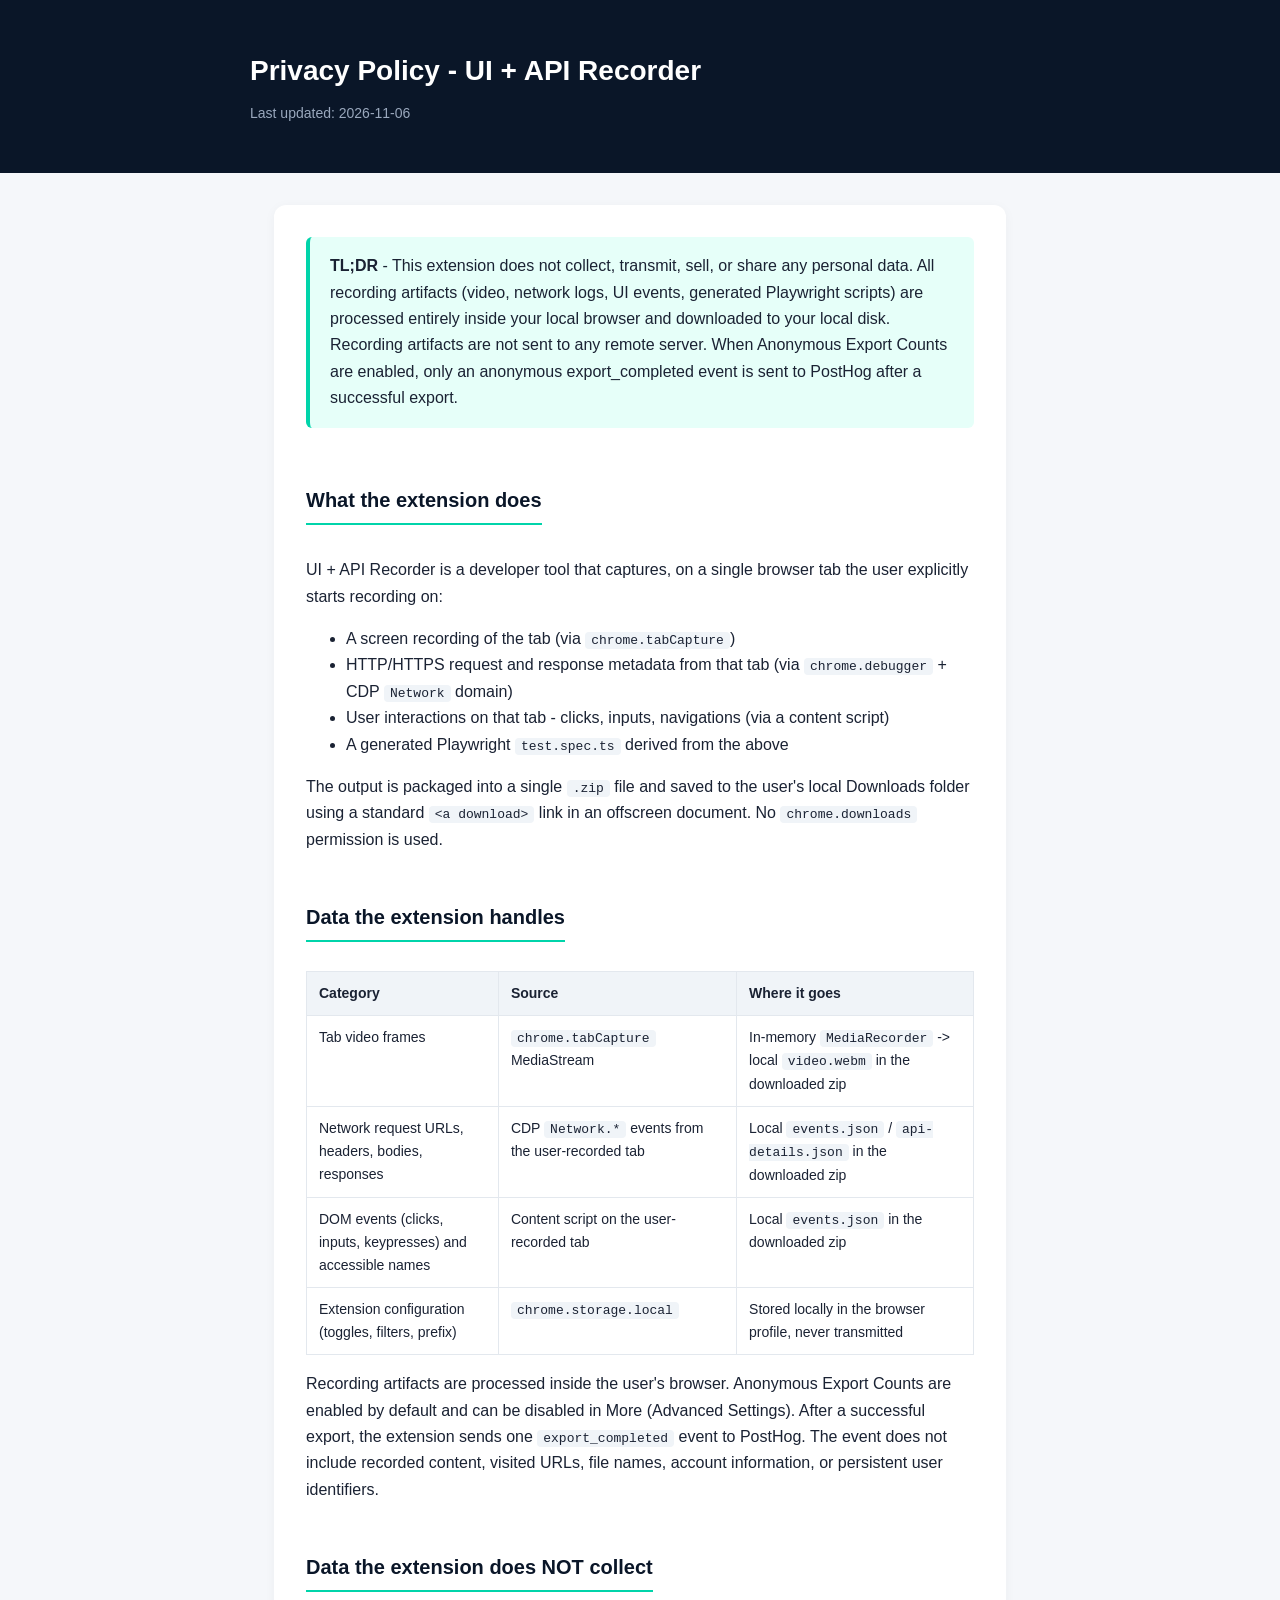
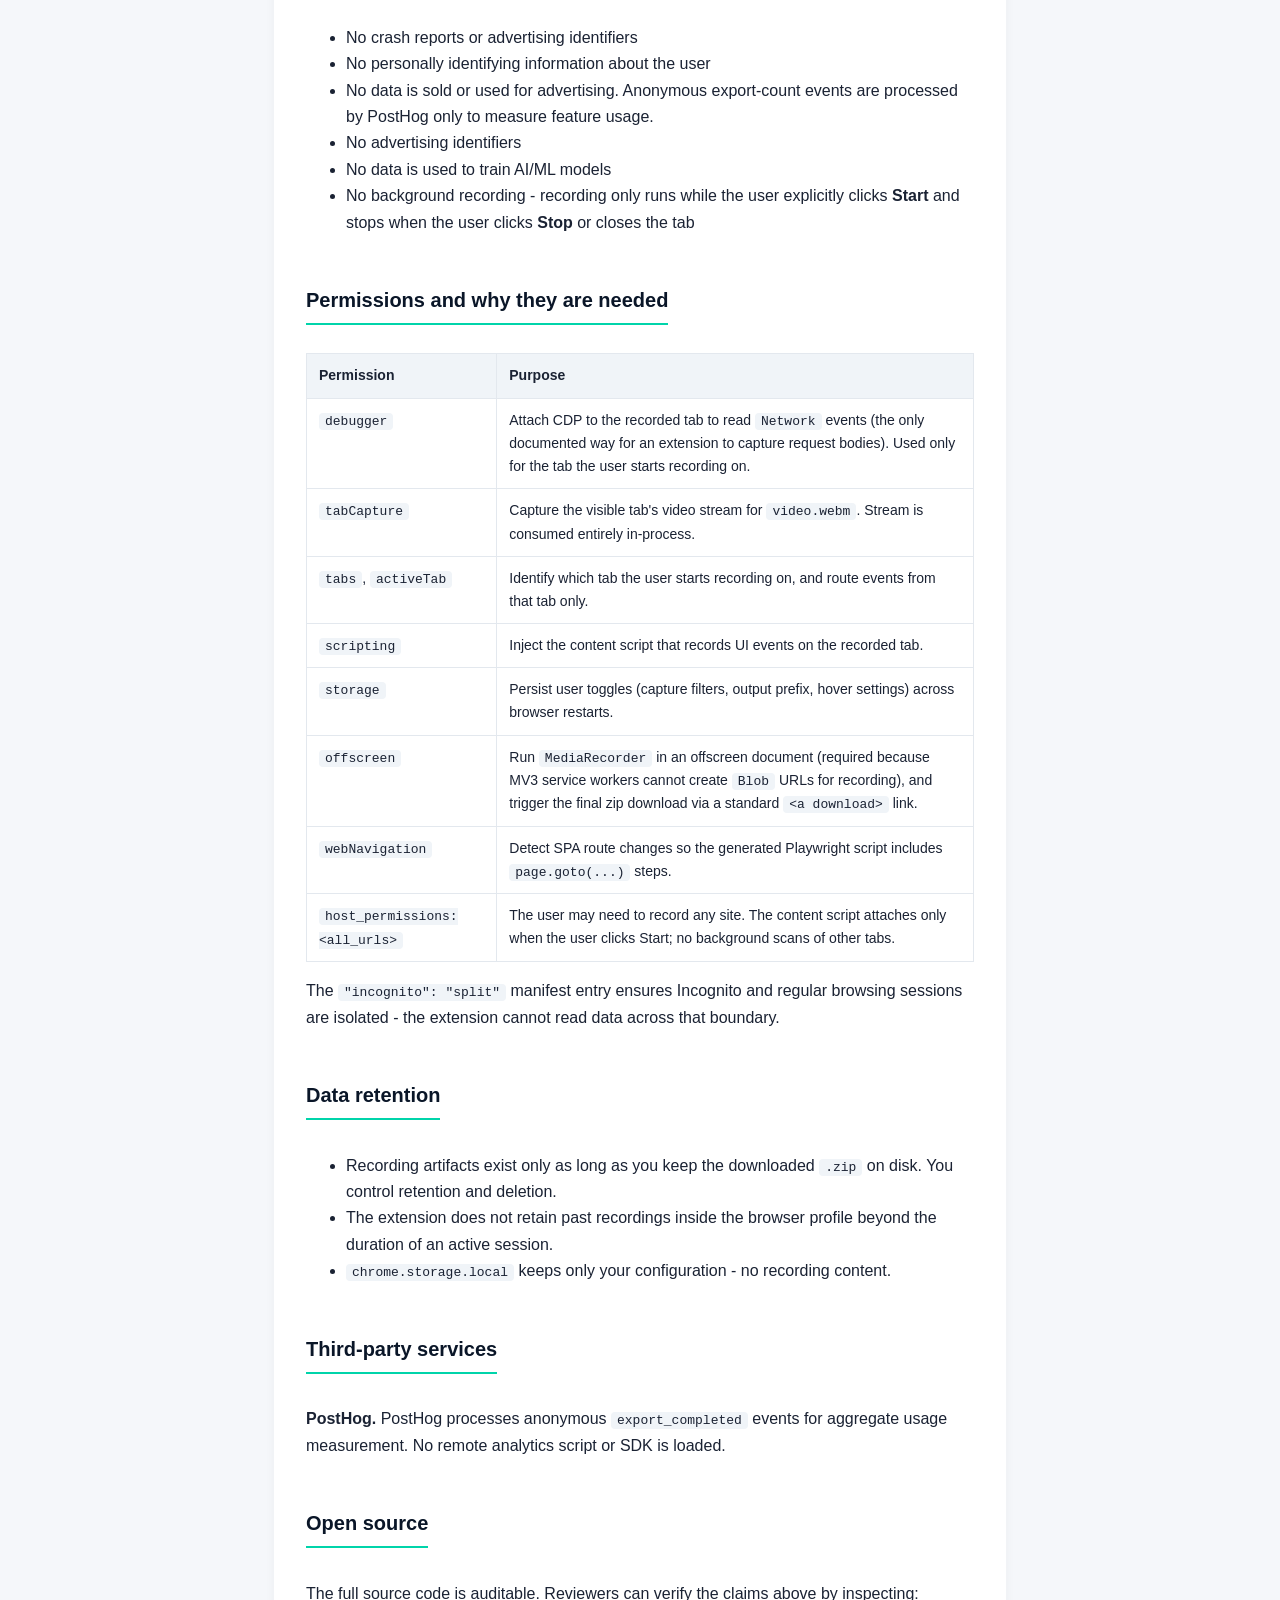
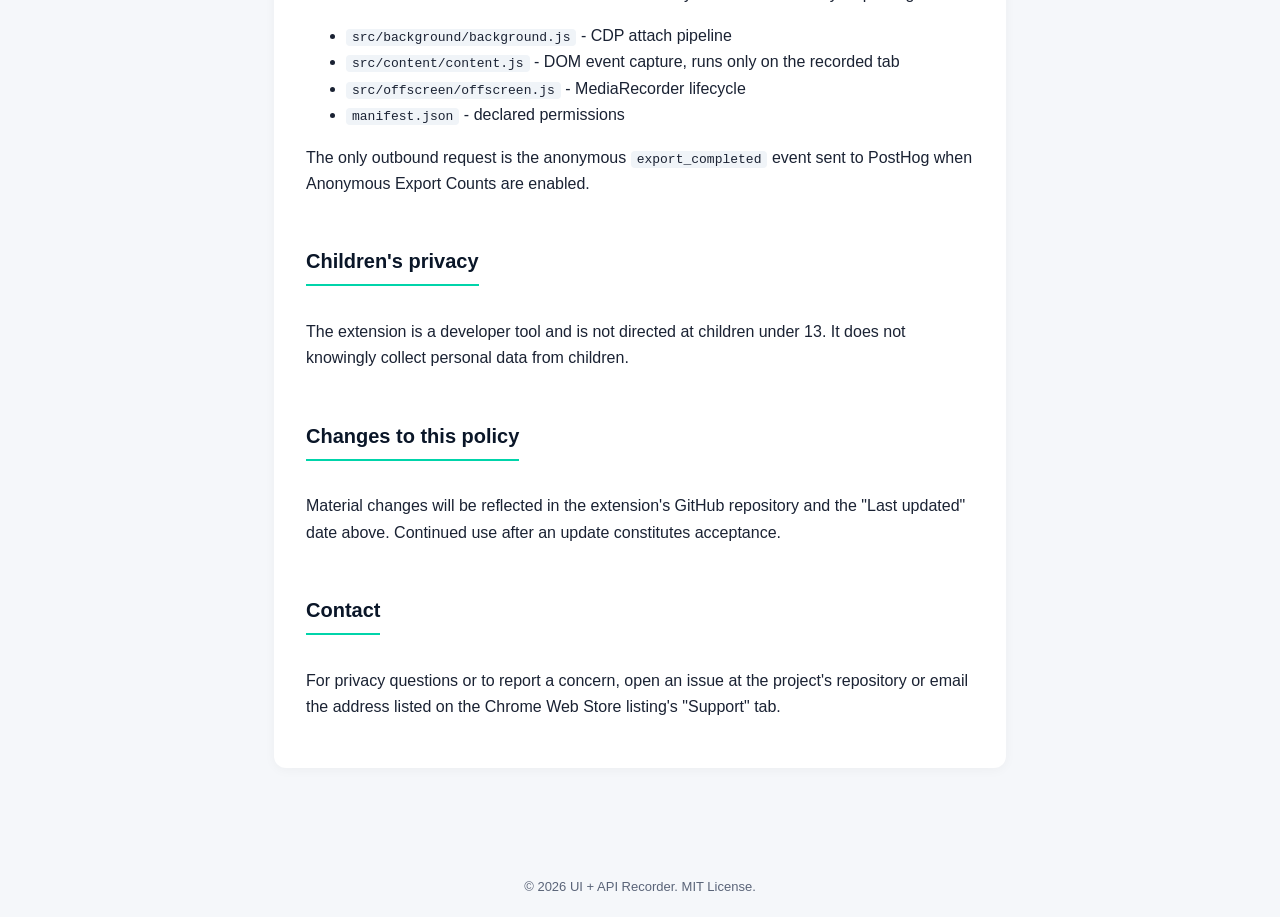
<file: docs/index.html>
<!doctype html>
<html lang="en">
<head>
<meta charset="utf-8">
<title>Privacy Policy - UI + API Recorder</title>
<meta name="viewport" content="width=device-width,initial-scale=1">
<meta name="robots" content="index,follow">
<style>
:root { --bg:#0a1628; --card:#fff; --text:#1a2233; --muted:#5a6478; --accent:#00d4aa; --border:#e3e8ee; }
* { box-sizing:border-box; }
body { margin:0; font-family:-apple-system,BlinkMacSystemFont,"Segoe UI",Roboto,"Helvetica Neue",Arial,"Noto Sans",sans-serif; background:#f5f7fa; color:var(--text); line-height:1.65; }
header { background:var(--bg); color:#fff; padding:48px 24px; }
header .inner { max-width:780px; margin:0 auto; }
header h1 { margin:0 0 8px; font-size:28px; }
header p { margin:0; color:#9aa8bd; font-size:14px; }
main { max-width:780px; margin:0 auto; padding:32px 24px 64px; }
.card { background:var(--card); border-radius:12px; padding:32px; box-shadow:0 2px 12px rgba(0,0,0,.04); margin-bottom:20px; }
h2 { color:var(--bg); margin-top:32px; font-size:20px; border-bottom:2px solid var(--accent); padding-bottom:6px; display:inline-block; }
h2:first-child { margin-top:0; }
h3 { color:var(--bg); font-size:16px; margin-top:24px; }
table { border-collapse:collapse; width:100%; margin:12px 0; font-size:14px; }
th, td { border:1px solid var(--border); padding:10px 12px; text-align:left; vertical-align:top; }
th { background:#f0f4f8; }
code { background:#f0f4f8; padding:1px 6px; border-radius:4px; font-size:13px; }
.tldr { background:#e6fff9; border-left:4px solid var(--accent); padding:16px 20px; border-radius:6px; margin-bottom:24px; }
footer { text-align:center; color:var(--muted); font-size:13px; padding:24px; }
</style>
</head>
<body>
<header>
  <div class="inner">
    <h1>Privacy Policy - UI + API Recorder</h1>
    <p>Last updated: 2026-11-06</p>
  </div>
</header>
<main>
<div class="card">

<div class="tldr">
<strong>TL;DR</strong> - This extension does not collect, transmit, sell, or share any personal data. All recording artifacts (video, network logs, UI events, generated Playwright scripts) are processed entirely inside your local browser and downloaded to your local disk. Recording artifacts are not sent to any remote server. When Anonymous Export Counts are enabled, only an anonymous export_completed event is sent to PostHog after a successful export.
</div>

<h2>What the extension does</h2>
<p>UI + API Recorder is a developer tool that captures, on a single browser tab the user explicitly starts recording on:</p>
<ul>
  <li>A screen recording of the tab (via <code>chrome.tabCapture</code>)</li>
  <li>HTTP/HTTPS request and response metadata from that tab (via <code>chrome.debugger</code> + CDP <code>Network</code> domain)</li>
  <li>User interactions on that tab - clicks, inputs, navigations (via a content script)</li>
  <li>A generated Playwright <code>test.spec.ts</code> derived from the above</li>
</ul>
<p>The output is packaged into a single <code>.zip</code> file and saved to the user's local Downloads folder using a standard <code>&lt;a download&gt;</code> link in an offscreen document. No <code>chrome.downloads</code> permission is used.</p>

<h2>Data the extension handles</h2>
<table>
<tr><th>Category</th><th>Source</th><th>Where it goes</th></tr>
<tr><td>Tab video frames</td><td><code>chrome.tabCapture</code> MediaStream</td><td>In-memory <code>MediaRecorder</code> -&gt; local <code>video.webm</code> in the downloaded zip</td></tr>
<tr><td>Network request URLs, headers, bodies, responses</td><td>CDP <code>Network.*</code> events from the user-recorded tab</td><td>Local <code>events.json</code> / <code>api-details.json</code> in the downloaded zip</td></tr>
<tr><td>DOM events (clicks, inputs, keypresses) and accessible names</td><td>Content script on the user-recorded tab</td><td>Local <code>events.json</code> in the downloaded zip</td></tr>
<tr><td>Extension configuration (toggles, filters, prefix)</td><td><code>chrome.storage.local</code></td><td>Stored locally in the browser profile, never transmitted</td></tr>
</table>
<p>Recording artifacts are processed inside the user's browser. Anonymous Export Counts are enabled by default and can be disabled in More (Advanced Settings). After a successful export, the extension sends one <code>export_completed</code> event to PostHog. The event does not include recorded content, visited URLs, file names, account information, or persistent user identifiers.</p>

<h2>Data the extension does NOT collect</h2>
<ul>
  <li>No crash reports or advertising identifiers</li>
  <li>No personally identifying information about the user</li>
  <li>No data is sold or used for advertising. Anonymous export-count events are processed by PostHog only to measure feature usage.</li>
  <li>No advertising identifiers</li>
  <li>No data is used to train AI/ML models</li>
  <li>No background recording - recording only runs while the user explicitly clicks <strong>Start</strong> and stops when the user clicks <strong>Stop</strong> or closes the tab</li>
</ul>

<h2>Permissions and why they are needed</h2>
<table>
<tr><th>Permission</th><th>Purpose</th></tr>
<tr><td><code>debugger</code></td><td>Attach CDP to the recorded tab to read <code>Network</code> events (the only documented way for an extension to capture request bodies). Used only for the tab the user starts recording on.</td></tr>
<tr><td><code>tabCapture</code></td><td>Capture the visible tab's video stream for <code>video.webm</code>. Stream is consumed entirely in-process.</td></tr>
<tr><td><code>tabs</code>, <code>activeTab</code></td><td>Identify which tab the user starts recording on, and route events from that tab only.</td></tr>
<tr><td><code>scripting</code></td><td>Inject the content script that records UI events on the recorded tab.</td></tr>
<tr><td><code>storage</code></td><td>Persist user toggles (capture filters, output prefix, hover settings) across browser restarts.</td></tr>
<tr><td><code>offscreen</code></td><td>Run <code>MediaRecorder</code> in an offscreen document (required because MV3 service workers cannot create <code>Blob</code> URLs for recording), and trigger the final zip download via a standard <code>&lt;a download&gt;</code> link.</td></tr>
<tr><td><code>webNavigation</code></td><td>Detect SPA route changes so the generated Playwright script includes <code>page.goto(...)</code> steps.</td></tr>
<tr><td><code>host_permissions: &lt;all_urls&gt;</code></td><td>The user may need to record any site. The content script attaches only when the user clicks Start; no background scans of other tabs.</td></tr>
</table>
<p>The <code>"incognito": "split"</code> manifest entry ensures Incognito and regular browsing sessions are isolated - the extension cannot read data across that boundary.</p>

<h2>Data retention</h2>
<ul>
  <li>Recording artifacts exist only as long as you keep the downloaded <code>.zip</code> on disk. You control retention and deletion.</li>
  <li>The extension does not retain past recordings inside the browser profile beyond the duration of an active session.</li>
  <li><code>chrome.storage.local</code> keeps only your configuration - no recording content.</li>
</ul>

<h2>Third-party services</h2>
<p><strong>PostHog.</strong> PostHog processes anonymous <code>export_completed</code> events for aggregate usage measurement. No remote analytics script or SDK is loaded.</p>

<h2>Open source</h2>
<p>The full source code is auditable. Reviewers can verify the claims above by inspecting:</p>
<ul>
  <li><code>src/background/background.js</code> - CDP attach pipeline</li>
  <li><code>src/content/content.js</code> - DOM event capture, runs only on the recorded tab</li>
  <li><code>src/offscreen/offscreen.js</code> - MediaRecorder lifecycle</li>
  <li><code>manifest.json</code> - declared permissions</li>
</ul>
<p>The only outbound request is the anonymous <code>export_completed</code> event sent to PostHog when Anonymous Export Counts are enabled.</p>
  
<h2>Children's privacy</h2>
<p>The extension is a developer tool and is not directed at children under 13. It does not knowingly collect personal data from children.</p>

<h2>Changes to this policy</h2>
<p>Material changes will be reflected in the extension's GitHub repository and the "Last updated" date above. Continued use after an update constitutes acceptance.</p>

<h2>Contact</h2>
<p>For privacy questions or to report a concern, open an issue at the project's repository or email the address listed on the Chrome Web Store listing's "Support" tab.</p>

</div>
</main>
<footer>
  &copy; 2026 UI + API Recorder. MIT License.
</footer>
</body>
</html>
</file>
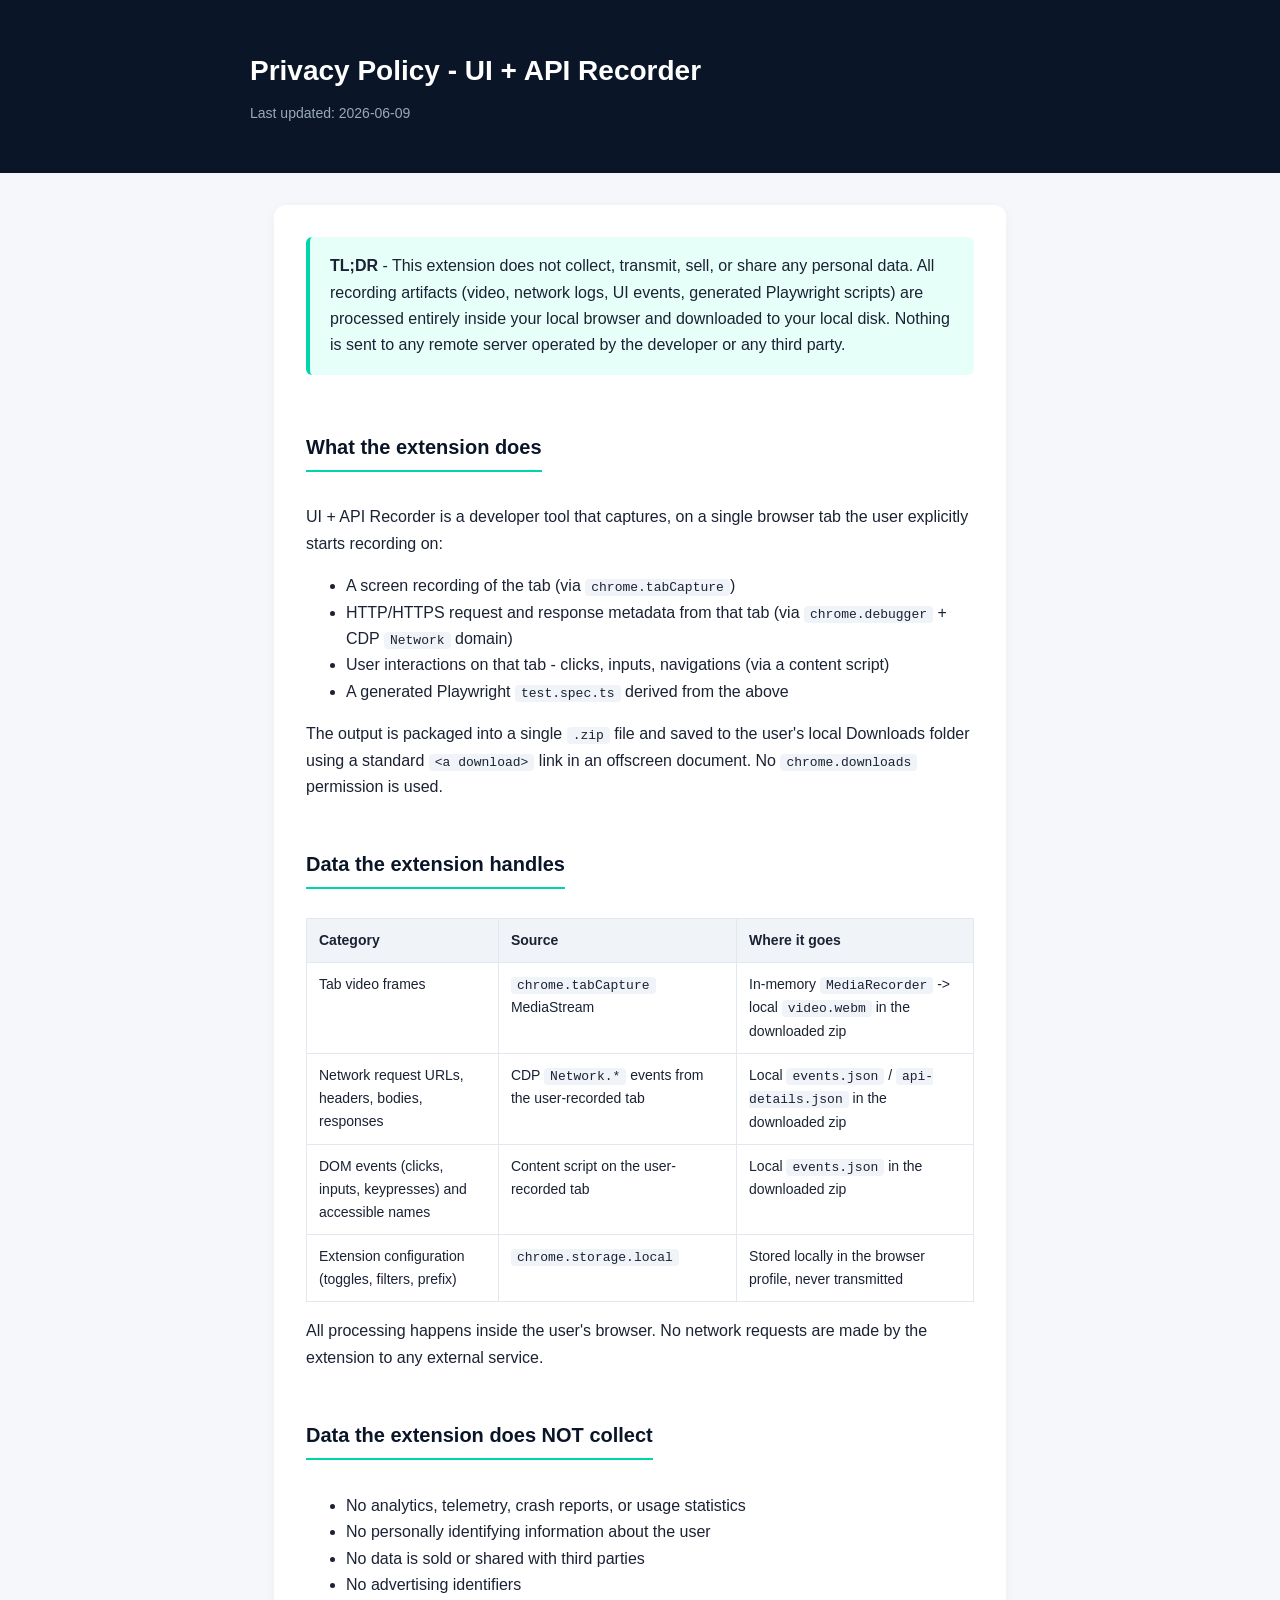
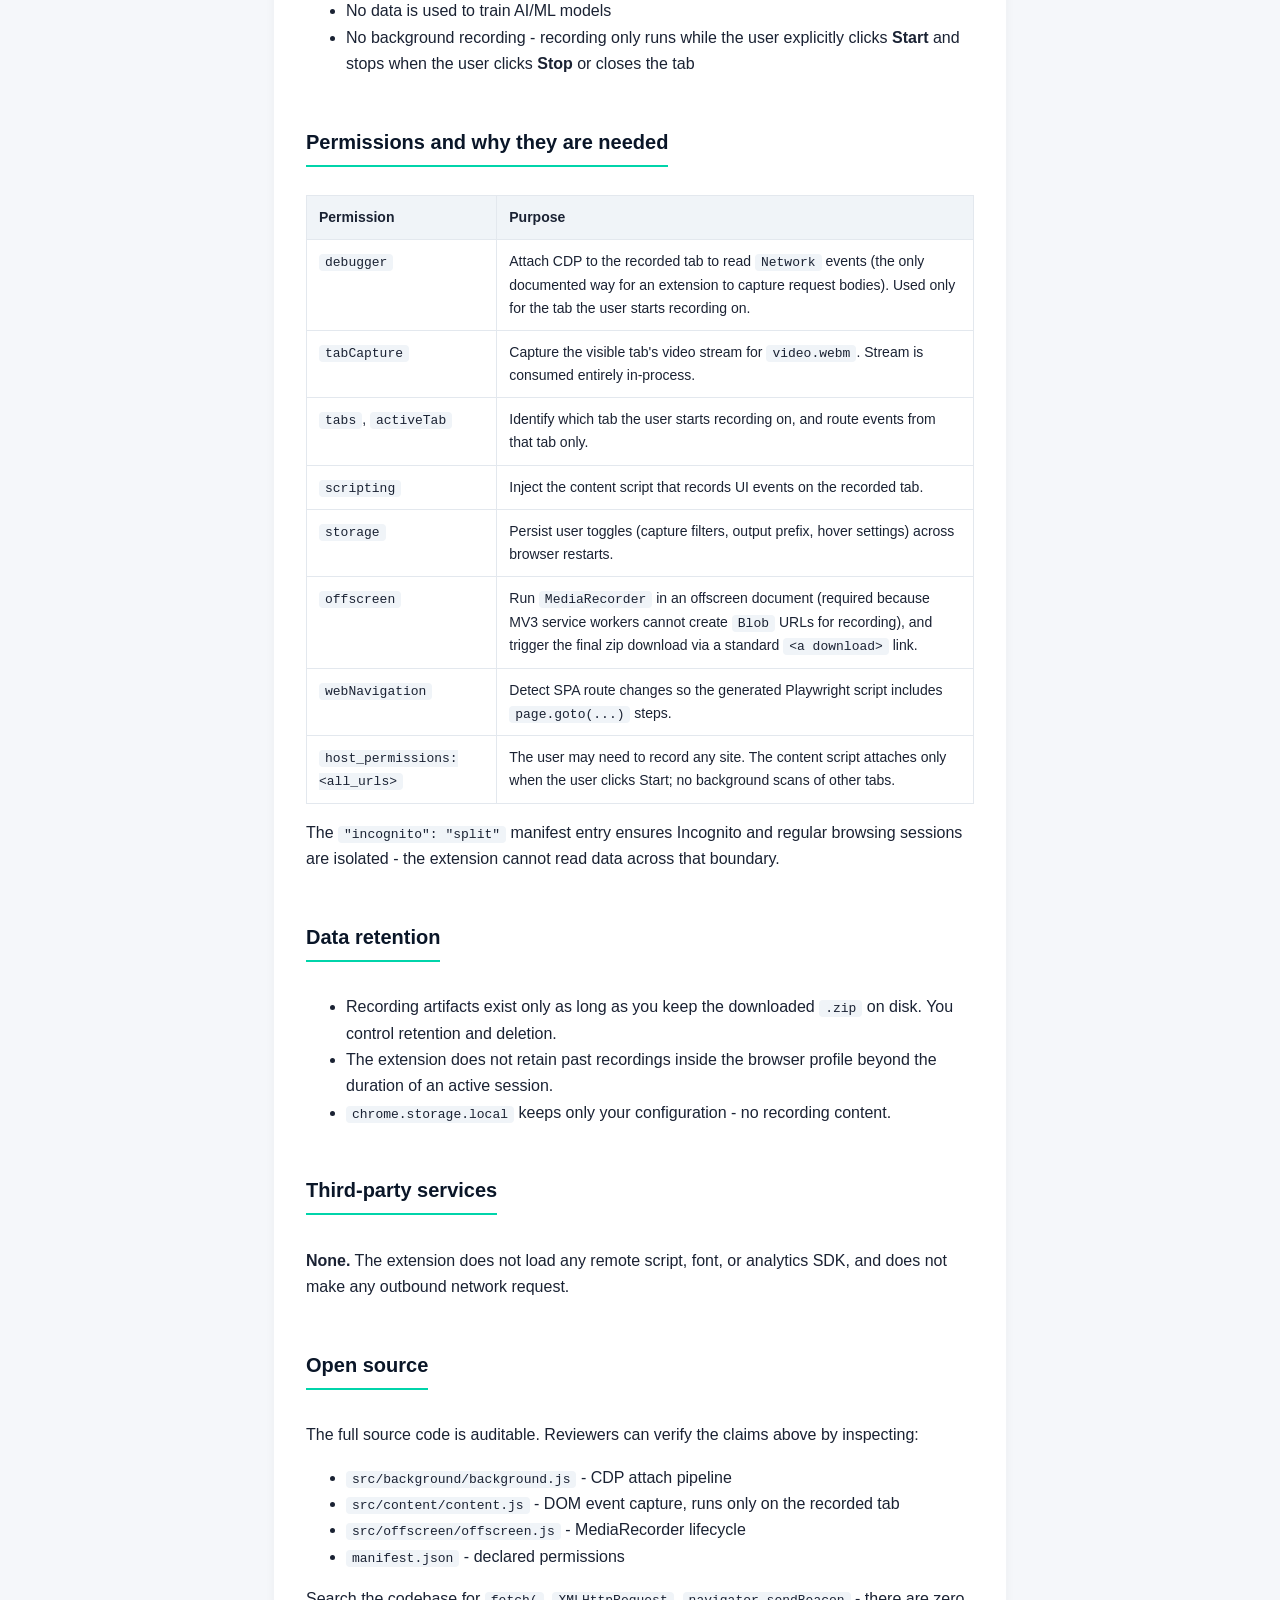
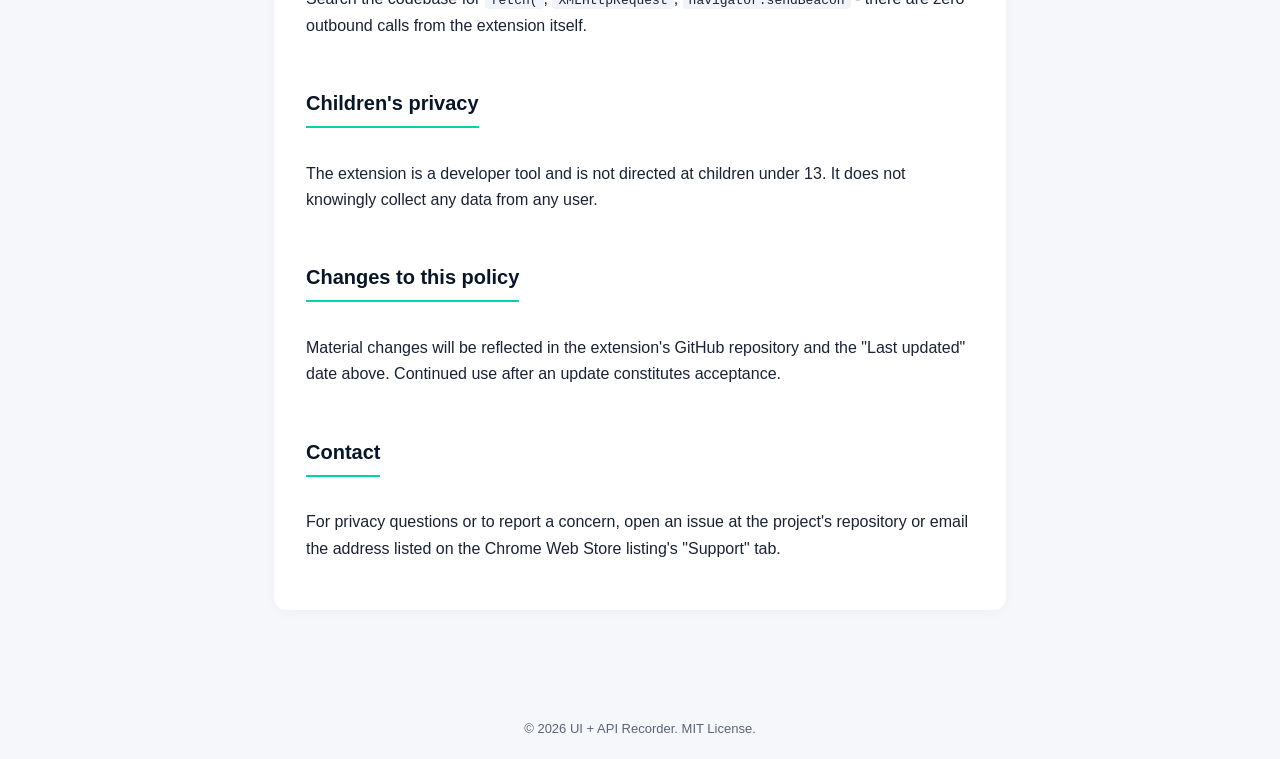
<file: store-assets/index.html>
<!doctype html>
<html lang="en">
<head>
<meta charset="utf-8">
<title>Privacy Policy - UI + API Recorder</title>
<meta name="viewport" content="width=device-width,initial-scale=1">
<meta name="robots" content="index,follow">
<style>
:root { --bg:#0a1628; --card:#fff; --text:#1a2233; --muted:#5a6478; --accent:#00d4aa; --border:#e3e8ee; }
* { box-sizing:border-box; }
body { margin:0; font-family:-apple-system,BlinkMacSystemFont,"Segoe UI",Roboto,"Helvetica Neue",Arial,"Noto Sans",sans-serif; background:#f5f7fa; color:var(--text); line-height:1.65; }
header { background:var(--bg); color:#fff; padding:48px 24px; }
header .inner { max-width:780px; margin:0 auto; }
header h1 { margin:0 0 8px; font-size:28px; }
header p { margin:0; color:#9aa8bd; font-size:14px; }
main { max-width:780px; margin:0 auto; padding:32px 24px 64px; }
.card { background:var(--card); border-radius:12px; padding:32px; box-shadow:0 2px 12px rgba(0,0,0,.04); margin-bottom:20px; }
h2 { color:var(--bg); margin-top:32px; font-size:20px; border-bottom:2px solid var(--accent); padding-bottom:6px; display:inline-block; }
h2:first-child { margin-top:0; }
h3 { color:var(--bg); font-size:16px; margin-top:24px; }
table { border-collapse:collapse; width:100%; margin:12px 0; font-size:14px; }
th, td { border:1px solid var(--border); padding:10px 12px; text-align:left; vertical-align:top; }
th { background:#f0f4f8; }
code { background:#f0f4f8; padding:1px 6px; border-radius:4px; font-size:13px; }
.tldr { background:#e6fff9; border-left:4px solid var(--accent); padding:16px 20px; border-radius:6px; margin-bottom:24px; }
footer { text-align:center; color:var(--muted); font-size:13px; padding:24px; }
</style>
</head>
<body>
<header>
  <div class="inner">
    <h1>Privacy Policy - UI + API Recorder</h1>
    <p>Last updated: 2026-06-09</p>
  </div>
</header>
<main>
<div class="card">

<div class="tldr">
<strong>TL;DR</strong> - This extension does not collect, transmit, sell, or share any personal data. All recording artifacts (video, network logs, UI events, generated Playwright scripts) are processed entirely inside your local browser and downloaded to your local disk. Nothing is sent to any remote server operated by the developer or any third party.
</div>

<h2>What the extension does</h2>
<p>UI + API Recorder is a developer tool that captures, on a single browser tab the user explicitly starts recording on:</p>
<ul>
  <li>A screen recording of the tab (via <code>chrome.tabCapture</code>)</li>
  <li>HTTP/HTTPS request and response metadata from that tab (via <code>chrome.debugger</code> + CDP <code>Network</code> domain)</li>
  <li>User interactions on that tab - clicks, inputs, navigations (via a content script)</li>
  <li>A generated Playwright <code>test.spec.ts</code> derived from the above</li>
</ul>
<p>The output is packaged into a single <code>.zip</code> file and saved to the user's local Downloads folder using a standard <code>&lt;a download&gt;</code> link in an offscreen document. No <code>chrome.downloads</code> permission is used.</p>

<h2>Data the extension handles</h2>
<table>
<tr><th>Category</th><th>Source</th><th>Where it goes</th></tr>
<tr><td>Tab video frames</td><td><code>chrome.tabCapture</code> MediaStream</td><td>In-memory <code>MediaRecorder</code> -&gt; local <code>video.webm</code> in the downloaded zip</td></tr>
<tr><td>Network request URLs, headers, bodies, responses</td><td>CDP <code>Network.*</code> events from the user-recorded tab</td><td>Local <code>events.json</code> / <code>api-details.json</code> in the downloaded zip</td></tr>
<tr><td>DOM events (clicks, inputs, keypresses) and accessible names</td><td>Content script on the user-recorded tab</td><td>Local <code>events.json</code> in the downloaded zip</td></tr>
<tr><td>Extension configuration (toggles, filters, prefix)</td><td><code>chrome.storage.local</code></td><td>Stored locally in the browser profile, never transmitted</td></tr>
</table>
<p>All processing happens inside the user's browser. No network requests are made by the extension to any external service.</p>

<h2>Data the extension does NOT collect</h2>
<ul>
  <li>No analytics, telemetry, crash reports, or usage statistics</li>
  <li>No personally identifying information about the user</li>
  <li>No data is sold or shared with third parties</li>
  <li>No advertising identifiers</li>
  <li>No data is used to train AI/ML models</li>
  <li>No background recording - recording only runs while the user explicitly clicks <strong>Start</strong> and stops when the user clicks <strong>Stop</strong> or closes the tab</li>
</ul>

<h2>Permissions and why they are needed</h2>
<table>
<tr><th>Permission</th><th>Purpose</th></tr>
<tr><td><code>debugger</code></td><td>Attach CDP to the recorded tab to read <code>Network</code> events (the only documented way for an extension to capture request bodies). Used only for the tab the user starts recording on.</td></tr>
<tr><td><code>tabCapture</code></td><td>Capture the visible tab's video stream for <code>video.webm</code>. Stream is consumed entirely in-process.</td></tr>
<tr><td><code>tabs</code>, <code>activeTab</code></td><td>Identify which tab the user starts recording on, and route events from that tab only.</td></tr>
<tr><td><code>scripting</code></td><td>Inject the content script that records UI events on the recorded tab.</td></tr>
<tr><td><code>storage</code></td><td>Persist user toggles (capture filters, output prefix, hover settings) across browser restarts.</td></tr>
<tr><td><code>offscreen</code></td><td>Run <code>MediaRecorder</code> in an offscreen document (required because MV3 service workers cannot create <code>Blob</code> URLs for recording), and trigger the final zip download via a standard <code>&lt;a download&gt;</code> link.</td></tr>
<tr><td><code>webNavigation</code></td><td>Detect SPA route changes so the generated Playwright script includes <code>page.goto(...)</code> steps.</td></tr>
<tr><td><code>host_permissions: &lt;all_urls&gt;</code></td><td>The user may need to record any site. The content script attaches only when the user clicks Start; no background scans of other tabs.</td></tr>
</table>
<p>The <code>"incognito": "split"</code> manifest entry ensures Incognito and regular browsing sessions are isolated - the extension cannot read data across that boundary.</p>

<h2>Data retention</h2>
<ul>
  <li>Recording artifacts exist only as long as you keep the downloaded <code>.zip</code> on disk. You control retention and deletion.</li>
  <li>The extension does not retain past recordings inside the browser profile beyond the duration of an active session.</li>
  <li><code>chrome.storage.local</code> keeps only your configuration - no recording content.</li>
</ul>

<h2>Third-party services</h2>
<p><strong>None.</strong> The extension does not load any remote script, font, or analytics SDK, and does not make any outbound network request.</p>

<h2>Open source</h2>
<p>The full source code is auditable. Reviewers can verify the claims above by inspecting:</p>
<ul>
  <li><code>src/background/background.js</code> - CDP attach pipeline</li>
  <li><code>src/content/content.js</code> - DOM event capture, runs only on the recorded tab</li>
  <li><code>src/offscreen/offscreen.js</code> - MediaRecorder lifecycle</li>
  <li><code>manifest.json</code> - declared permissions</li>
</ul>
<p>Search the codebase for <code>fetch(</code>, <code>XMLHttpRequest</code>, <code>navigator.sendBeacon</code> - there are zero outbound calls from the extension itself.</p>

<h2>Children's privacy</h2>
<p>The extension is a developer tool and is not directed at children under 13. It does not knowingly collect any data from any user.</p>

<h2>Changes to this policy</h2>
<p>Material changes will be reflected in the extension's GitHub repository and the "Last updated" date above. Continued use after an update constitutes acceptance.</p>

<h2>Contact</h2>
<p>For privacy questions or to report a concern, open an issue at the project's repository or email the address listed on the Chrome Web Store listing's "Support" tab.</p>

</div>
</main>
<footer>
  &copy; 2026 UI + API Recorder. MIT License.
</footer>
</body>
</html>
</file>
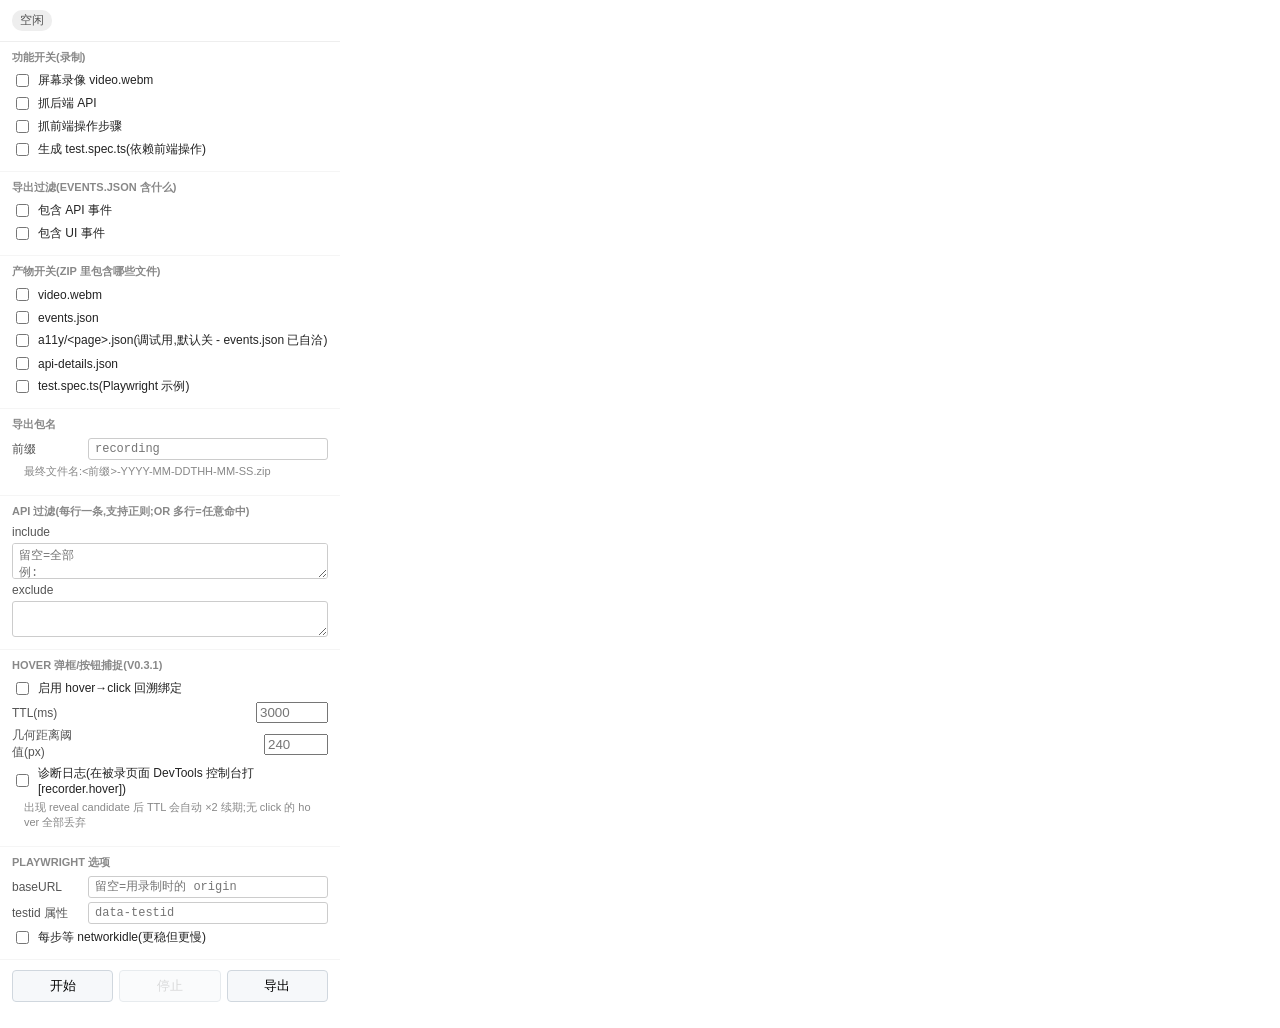
<file: src/popup/popup.html>
<!doctype html>
<html lang="zh">
<head>
<meta charset="utf-8">
<title>Recorder</title>
<link rel="stylesheet" href="popup.css">
</head>
<body>
<div class="header">
  <span id="status" class="status idle">空闲</span>
  <span id="stats" class="stats"></span>
</div>
<div id="tab-warn" class="filter-info" style="display:none;color:#b25b00;font-weight:600;"></div>

<div class="section">
  <div class="section-title">功能开关(录制)</div>
  <label><input type="checkbox" id="cb-recordVideo"> <span>屏幕录像 video.webm</span></label>
  <label><input type="checkbox" id="cb-captureApi"> <span>抓后端 API</span></label>
  <label><input type="checkbox" id="cb-captureActions"> <span>抓前端操作步骤</span></label>
  <label><input type="checkbox" id="cb-emitPlaywright"> <span>生成 test.spec.ts(依赖前端操作)</span></label>
</div>

<div class="section">
  <div class="section-title">导出过滤(events.json 含什么)</div>
  <label><input type="checkbox" id="cb-exportApi"> <span>包含 API 事件</span></label>
  <label><input type="checkbox" id="cb-exportActions"> <span>包含 UI 事件</span></label>
</div>

<div class="section">
  <div class="section-title">产物开关(ZIP 里包含哪些文件)</div>
  <label><input type="checkbox" id="cb-outVideo"> <span>video.webm</span></label>
  <label><input type="checkbox" id="cb-outEvents"> <span>events.json</span></label>
  <label><input type="checkbox" id="cb-outA11y"> <span>a11y/&lt;page&gt;.json(调试用,默认关 - events.json 已自洽)</span></label>
  <label><input type="checkbox" id="cb-outApiDetails"> <span>api-details.json</span></label>
  <label><input type="checkbox" id="cb-outSpec"> <span>test.spec.ts(Playwright 示例)</span></label>
</div>

<div class="section">
  <div class="section-title">导出包名</div>
  <label class="inline">
    <span>前缀</span>
    <input id="export-prefix" placeholder="recording">
  </label>
  <div class="filter-info">最终文件名:&lt;前缀&gt;-YYYY-MM-DDTHH-MM-SS.zip</div>
</div>

<div class="section">
  <div class="section-title">API 过滤(每行一条,支持正则;or 多行=任意命中)</div>
  <label class="inline col">
    <span>include</span>
    <textarea id="api-include" rows="2" placeholder="留空=全部&#10;例:&#10;/api/order&#10;/api/user"></textarea>
  </label>
  <label class="inline col">
    <span>exclude</span>
    <textarea id="api-exclude" rows="2"></textarea>
  </label>
</div>

<div class="section">
  <div class="section-title">Hover 弹框/按钮捕捉(v0.3.1)</div>
  <label><input type="checkbox" id="cb-captureHover"> <span>启用 hover→click 回溯绑定</span></label>
  <label class="inline">
    <span>TTL(ms)</span>
    <input id="hover-ttl" type="number" min="100" max="10000" step="100" placeholder="3000">
  </label>
  <label class="inline">
    <span>几何距离阈值(px)</span>
    <input id="hover-geom" type="number" min="20" max="2000" step="10" placeholder="240">
  </label>
  <label><input type="checkbox" id="cb-hoverDebug"> <span>诊断日志(在被录页面 DevTools 控制台打 [recorder.hover])</span></label>
  <div class="filter-info">出现 reveal candidate 后 TTL 会自动 ×2 续期;无 click 的 hover 全部丢弃</div>
</div>

<div class="section">
  <div class="section-title">Playwright 选项</div>
  <label class="inline">
    <span>baseURL</span>
    <input id="pw-baseurl" placeholder="留空=用录制时的 origin">
  </label>
  <label class="inline">
    <span>testid 属性</span>
    <input id="pw-testid" placeholder="data-testid">
  </label>
  <label><input type="checkbox" id="pw-networkidle"> <span>每步等 networkidle(更稳但更慢)</span></label>
</div>

<div class="actions">
  <button id="btn-start">开始</button>
  <button id="btn-stop" disabled>停止</button>
  <button id="btn-export">导出</button>
</div>

<div id="filter-info" class="filter-info"></div>
<div id="hint" class="hint"></div>

<script type="module" src="popup.js"></script>
</body>
</html>
</file>
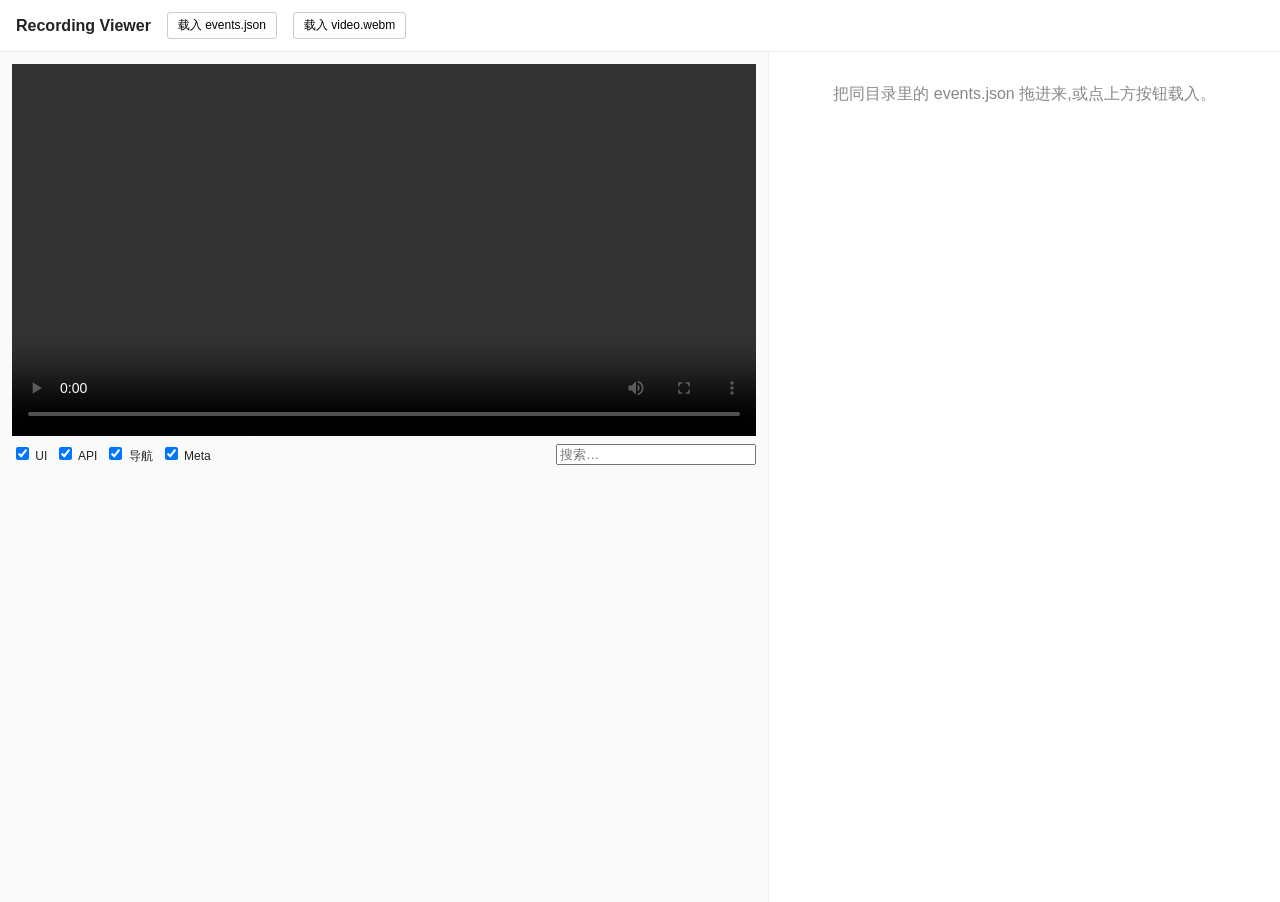
<file: src/viewer/viewer-standalone.html>
<!doctype html>
<html lang="zh">
<head>
<meta charset="utf-8">
<title>Recording Viewer</title>
<style>
  * { box-sizing: border-box; }
  body { margin: 0; font-family: -apple-system, BlinkMacSystemFont, "Segoe UI", sans-serif; color: #222; background: #fafafa; }
  header { padding: 12px 16px; background: #fff; border-bottom: 1px solid #eee; display: flex; gap: 16px; align-items: center; }
  header h1 { font-size: 16px; margin: 0; }
  header .meta { font-size: 12px; color: #888; }
  .layout { display: grid; grid-template-columns: 60% 40%; height: calc(100vh - 50px); }
  .left { padding: 12px; overflow: hidden; display: flex; flex-direction: column; gap: 8px; }
  video { width: 100%; max-height: 65%; background: #000; }
  .filters { display: flex; gap: 8px; font-size: 12px; }
  .filters label { user-select: none; }
  .right { border-left: 1px solid #eee; overflow: auto; background: #fff; }
  .row { padding: 6px 12px; border-bottom: 1px solid #f0f0f0; font-size: 12px; cursor: pointer; }
  .row:hover { background: #f7f9ff; }
  .row.active { background: #e8f0ff; }
  .row .ts { color: #888; font-variant-numeric: tabular-nums; }
  .row .type { display: inline-block; min-width: 38px; padding: 0 6px; border-radius: 3px; font-size: 11px; margin-right: 6px; }
  .type.ui { background: #e3f2fd; color: #1565c0; }
  .type.api { background: #fff3e0; color: #ef6c00; }
  .type.nav { background: #f3e5f5; color: #6a1b9a; }
  .type.meta { background: #e0f2f1; color: #00695c; }
  .row pre { margin: 4px 0 0 50px; font-size: 11px; color: #555; white-space: pre-wrap; word-break: break-all; }
  #file-input { display: none; }
  .empty { padding: 32px; text-align: center; color: #888; }
  .btn { font-size: 12px; padding: 4px 10px; border: 1px solid #ccc; background: #fff; cursor: pointer; border-radius: 3px; }
  .stats { font-size: 12px; color: #666; }
</style>
</head>
<body>
<header>
  <h1>Recording Viewer</h1>
  <button class="btn" onclick="document.getElementById('file-input').click()">载入 events.json</button>
  <button class="btn" onclick="document.getElementById('video-input').click()">载入 video.webm</button>
  <input id="file-input" type="file" accept=".json">
  <input id="video-input" type="file" accept="video/*" style="display:none">
  <span class="meta" id="meta-info"></span>
  <span class="stats" id="stats"></span>
</header>
<div class="layout">
  <div class="left">
    <video id="video" controls></video>
    <div class="filters">
      <label><input type="checkbox" data-type="ui" checked> UI</label>
      <label><input type="checkbox" data-type="api" checked> API</label>
      <label><input type="checkbox" data-type="nav" checked> 导航</label>
      <label><input type="checkbox" data-type="meta" checked> Meta</label>
      <input id="search" type="search" placeholder="搜索…" style="margin-left:auto;width:200px;">
    </div>
  </div>
  <div class="right" id="list">
    <div class="empty">把同目录里的 events.json 拖进来,或点上方按钮载入。</div>
  </div>
</div>
<script>
let allEvents = [];
let meta = null;
let startedAt = 0;
const list = document.getElementById('list');
const video = document.getElementById('video');

document.getElementById('file-input').addEventListener('change', async e => {
  const f = e.target.files[0]; if (!f) return;
  const data = JSON.parse(await f.text());
  meta = data.meta || {};
  startedAt = meta.startedAt || (data.events?.[0]?.ts || 0);
  allEvents = (data.events || []).slice().sort((a,b) => a.ts - b.ts);
  document.getElementById('meta-info').textContent =
    `开始 ${meta.startedAt ? new Date(meta.startedAt).toLocaleString() : '-'} · 共 ${allEvents.length} 事件`;
  render();
});

document.getElementById('video-input').addEventListener('change', e => {
  const f = e.target.files[0]; if (!f) return;
  video.src = URL.createObjectURL(f);
});

document.querySelectorAll('.filters input[type=checkbox]').forEach(cb => {
  cb.addEventListener('change', render);
});
document.getElementById('search').addEventListener('input', render);

function render() {
  if (!allEvents.length) return;
  const enabled = {};
  document.querySelectorAll('.filters input[type=checkbox]').forEach(cb => {
    enabled[cb.dataset.type] = cb.checked;
  });
  const q = document.getElementById('search').value.trim().toLowerCase();
  const rows = allEvents.filter(ev => {
    if (!enabled[ev.type]) return false;
    if (q) {
      const blob = JSON.stringify(ev).toLowerCase();
      if (!blob.includes(q)) return false;
    }
    return true;
  });
  let kept = 0, total = 0;
  list.innerHTML = '';
  rows.forEach((ev, i) => {
    total++; kept++;
    const dt = ev.ts - startedAt;
    const div = document.createElement('div');
    div.className = 'row';
    div.dataset.ts = dt;
    div.innerHTML = `
      <span class="ts">${(dt/1000).toFixed(2)}s</span>
      <span class="type ${ev.type}">${ev.type}</span>
      <span>${describe(ev)}</span>
      <pre>${detail(ev)}</pre>`;
    div.addEventListener('click', () => {
      [...list.children].forEach(c => c.classList.remove('active'));
      div.classList.add('active');
      if (video.duration) video.currentTime = Math.max(0, dt / 1000);
    });
    list.appendChild(div);
  });
  document.getElementById('stats').textContent = `显示 ${rows.length} 条`;
}

function describe(ev) {
  if (ev.type === 'ui') {
    const t = ev.target || {};
    const desc = t.role && t.name ? `${t.role} "${t.name}"` : (t.text || t.css || t.tag);
    let suffix = '';
    if (ev.action === 'fill') suffix = ` = "${(ev.value||'').slice(0,40)}"`;
    if (ev.action === 'press') suffix = ` [${ev.key}]`;
    return `<b>${ev.action}</b> ${esc(desc)}${esc(suffix)}`;
  }
  if (ev.type === 'api') {
    return `<b>${ev.method||'GET'}</b> ${ev.status || '...'} ${esc((ev.url||'').slice(0,100))}`;
  }
  if (ev.type === 'nav') return `<b>navigate</b> → ${esc((ev.to||'').slice(0,100))}`;
  if (ev.type === 'meta') return `<b>${ev.action}</b> ${esc((ev.url||'').slice(0,100))}`;
  return ev.action || '';
}
function detail(ev) {
  if (ev.type === 'api') {
    const lines = [];
    if (ev.reqBody) lines.push('req: ' + (ev.reqBody||'').slice(0, 200));
    if (ev.respBody) lines.push('resp: ' + (ev.respBody||'').slice(0, 200));
    return esc(lines.join('\n'));
  }
  if (ev.type === 'ui' && ev.target?.css) return esc('css: ' + ev.target.css);
  return '';
}
function esc(s) { return String(s).replace(/[<>&]/g, c => ({'<':'&lt;','>':'&gt;','&':'&amp;'}[c])); }
</script>
</body>
</html>
</file>
<file: src/popup/popup.css>
body {
  width: 340px;
  margin: 0;
  font-family: -apple-system, BlinkMacSystemFont, "Segoe UI", sans-serif;
  font-size: 13px;
  color: #222;
}
.header {
  padding: 10px 12px;
  border-bottom: 1px solid #eee;
  display: flex;
  align-items: center;
  gap: 12px;
}
.status {
  font-size: 12px;
  padding: 2px 8px;
  border-radius: 10px;
}
.status.idle { background: #eee; color: #555; }
.status.recording { background: #ffebee; color: #c62828; animation: pulse 1.2s infinite; }
@keyframes pulse { 0%,100% { opacity: 1; } 50% { opacity: .6; } }
.stats { font-size: 11px; color: #666; }
.section {
  padding: 8px 12px;
  border-bottom: 1px solid #f5f5f5;
}
.section-title {
  font-size: 11px;
  font-weight: 600;
  color: #888;
  text-transform: uppercase;
  margin-bottom: 6px;
}
label {
  display: flex;
  align-items: center;
  gap: 6px;
  margin: 4px 0;
  font-size: 12px;
}
label.inline {
  justify-content: space-between;
}
label.inline > span:first-child {
  flex: 0 0 70px;
  color: #555;
}
input[type=text], input:not([type]), textarea {
  flex: 1;
  font-size: 12px;
  padding: 3px 6px;
  border: 1px solid #ccc;
  border-radius: 3px;
  font-family: ui-monospace, SFMono-Regular, Menlo, Consolas, monospace;
  resize: vertical;
}
label.inline.col {
  align-items: flex-start;
  flex-direction: column;
  gap: 4px;
}
label.inline.col > span:first-child {
  flex: none;
  color: #555;
}
label.inline.col textarea { width: 100%; box-sizing: border-box; }
.actions {
  display: flex;
  gap: 6px;
  padding: 10px 12px;
}
button {
  flex: 1;
  font-size: 13px;
  padding: 6px 10px;
  border: 1px solid #d0d7de;
  background: #f6f8fa;
  border-radius: 4px;
  cursor: pointer;
}
button:hover:not(:disabled) { background: #eef1f5; }
button:disabled { opacity: .5; cursor: not-allowed; }
.filter-info, .hint {
  padding: 0 12px 8px;
  font-size: 11px;
  color: #888;
  word-break: break-all;
}
.hint { color: #2e7d32; }
</file>
